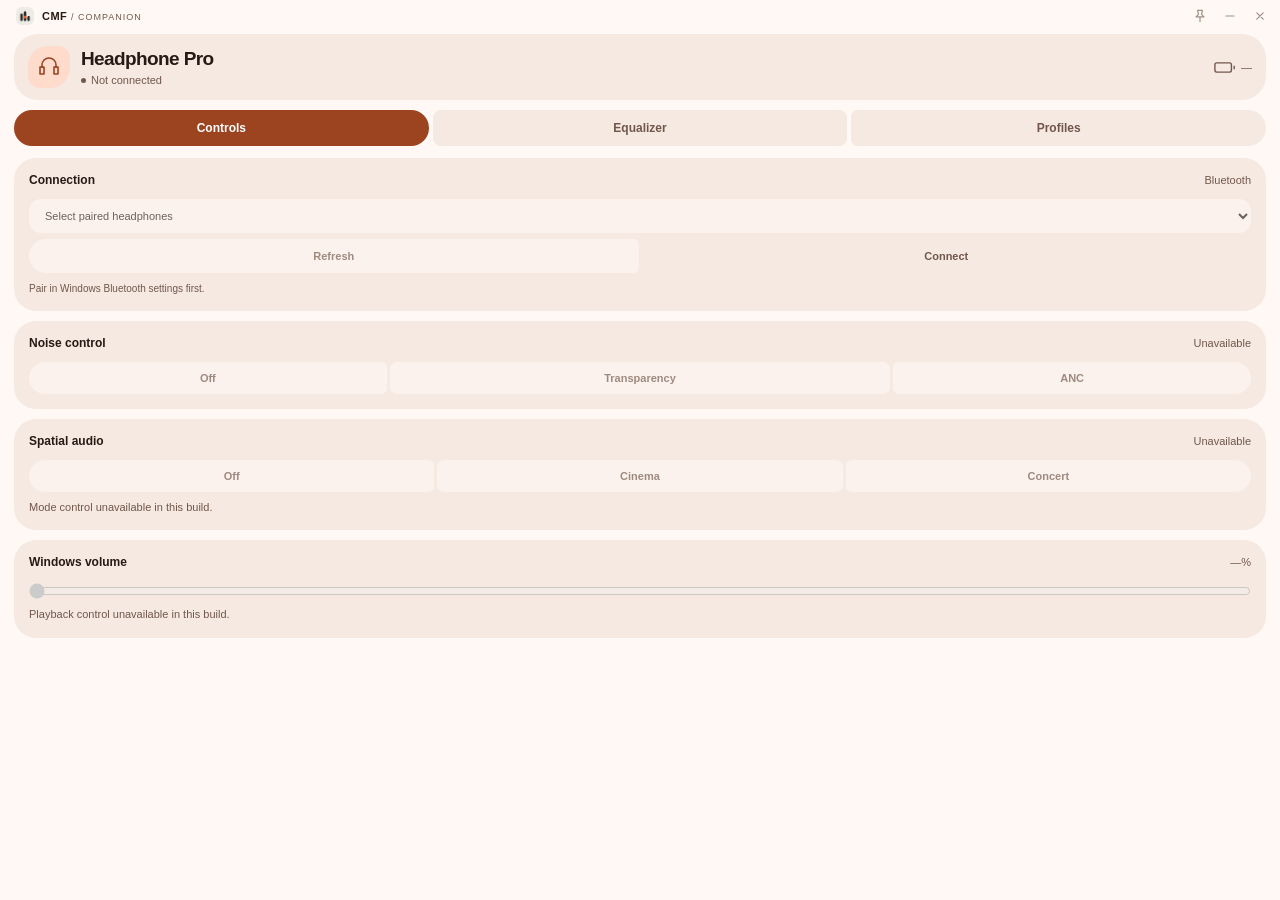
<file: ui/index.html>
<!doctype html>
<html lang="en">
<head>
  <meta charset="utf-8">
  <meta name="viewport" content="width=device-width,initial-scale=1">
  <title>CMF · EQ</title>
  <link rel="icon" type="image/png" href="logo.png">
  <link rel="stylesheet" href="style.css">
</head>
<body>
<div class="companion">
  <header class="titlebar">
    <div class="drag-area" data-tauri-drag-region><img src="logo.png" alt="" draggable="false" data-tauri-drag-region><span data-tauri-drag-region>CMF <b data-tauri-drag-region>/ COMPANION</b></span></div>
    <div class="window-actions"><button id="pin" class="icon-button" aria-label="Keep on top" aria-pressed="false" title="Keep on top"><svg viewBox="0 0 20 20" aria-hidden="true"><path d="m7 3 6 0-1 5 3 3H5l3-3-1-5Zm3 8v6"/></svg></button><button id="minimize" class="icon-button" aria-label="Minimize" title="Minimize"><svg viewBox="0 0 20 20" aria-hidden="true"><path d="M5 10h10"/></svg></button><button id="close" class="icon-button close" aria-label="Close" title="Close"><svg viewBox="0 0 20 20" aria-hidden="true"><path d="m6 6 8 8m0-8-8 8"/></svg></button></div>
  </header>
  <div class="device-bar"><div class="device-avatar"><svg viewBox="0 0 24 24" aria-hidden="true"><path d="M5 13V10a7 7 0 0 1 14 0v3M5 12H3v7h4v-7H5Zm14 0h2v7h-4v-7h2Z"/></svg></div><div class="device-name"><strong id="device-name">Headphone Pro</strong><span><i></i><span id="connection-state">Not connected</span></span></div><span id="battery" class="battery" aria-label="Battery unavailable"><svg viewBox="0 0 24 16" aria-hidden="true"><rect x="1" y="3" width="18" height="10" rx="2"/><path d="M22 6v4"/></svg><span id="battery-level">—</span></span></div>
  <nav class="tabs" role="tablist" aria-label="Companion sections"><button id="tab-controls" role="tab" aria-selected="true" aria-controls="controls" tabindex="0">Controls</button><button id="tab-eq" role="tab" aria-selected="false" aria-controls="eq" tabindex="-1">Equalizer</button><button id="tab-profiles" role="tab" aria-selected="false" aria-controls="profiles" tabindex="-1">Profiles</button></nav>
  <main>
    <section id="controls" class="view controls-view" role="tabpanel" aria-labelledby="tab-controls" tabindex="0">
      <section class="control-card connection-card" aria-label="Headphone connection">
        <div class="card-heading"><span>Connection</span><span id="connection-summary" class="muted">Bluetooth</span></div>
        <div id="connection-picker" class="connection-picker"><label for="paired-device" class="visually-hidden">Paired headphones</label><select id="paired-device" disabled><option value="">Select paired headphones</option></select></div>
        <div class="connection-actions"><button id="scan-devices" disabled title="Refresh Windows paired Bluetooth devices">Refresh</button><button id="connect-headphones" class="primary" disabled>Connect</button></div>
        <p id="connection-info" class="small muted">Pair in Windows Bluetooth settings first.</p>
        <div class="connection-feedback" hidden><span id="connection-help" class="small muted"></span><button id="connection-details" aria-controls="status-detail" aria-expanded="false" aria-label="View readback warnings" hidden>Details</button><button id="retry-read" hidden>Retry read</button></div>
        <div id="status-detail" class="connection-detail" hidden></div>
      </section>
      <div class="control-card"><div class="card-heading"><span>Noise control</span><span id="noise-status" class="muted">Unavailable</span></div><div class="segments" role="group" aria-label="Noise control"><button data-noise="off" aria-pressed="false" disabled>Off</button><button data-noise="transparency" aria-pressed="false" disabled>Transparency</button><button data-noise="anc" aria-pressed="false" aria-controls="anc-levels" aria-expanded="false" disabled>ANC</button></div><div id="anc-levels" class="segments anc-levels" role="group" aria-label="ANC level" hidden><button data-anc="3" aria-pressed="false" disabled>Low</button><button data-anc="2" aria-pressed="false" disabled>Medium</button><button data-anc="1" aria-pressed="false" disabled>High</button><button data-anc="4" aria-pressed="false" disabled>Adaptive</button></div></div>
      <div class="control-card"><div class="card-heading"><span>Spatial audio</span><span id="spatial-status" class="muted">Unavailable</span></div><div class="segments spatial-modes" role="group" aria-label="Spatial audio"><button data-spatial="off" aria-pressed="false" disabled>Off</button><button data-spatial="cinema" aria-pressed="false" disabled>Cinema</button><button data-spatial="concert" aria-pressed="false" disabled>Concert</button></div><p class="small muted spatial-help">Mode control unavailable in this build.</p></div>
      <div class="control-card"><div class="card-heading"><label for="volume">Windows volume</label><span class="muted">—%</span></div><input id="volume" type="range" min="0" max="100" value="0" disabled aria-label="Windows playback volume unavailable"><span class="muted small">Playback control unavailable in this build.</span></div>
    </section>
    <section id="eq" class="view eq-view" role="tabpanel" aria-labelledby="tab-eq" tabindex="0" hidden>
      <div class="view-heading"><div class="truncate"><span class="eyebrow">PARAMETRIC EQ</span><h1 id="profile-name">Harman 2018 target</h1></div><span id="band-count" class="badge">7 / 8</span></div>
      <div class="response-card"><svg id="response" viewBox="0 0 920 240" role="img" aria-label="Requested EQ response including preamp"></svg><div class="graph-caption"><span><i></i> Combined response</span><div class="preamp"><label for="preamp">Preamp</label><div class="number-unit"><input id="preamp" type="number" step="any" value="-6.1" required aria-label="Preamp in decibels"><span>dB</span></div></div></div></div>
      <div id="bands" class="band-strip" role="group" aria-label="EQ bands. Select a band to edit its settings."></div>
      <section id="band-editor" class="band-editor" aria-labelledby="band-title" hidden>
        <div class="band-editor-heading"><h2 id="band-title">Band 01</h2><label class="band-enabled"><span id="band-enabled-label">Enabled</span><input id="band-enabled" type="checkbox" role="switch" aria-label="Enable selected band"></label><button id="close-band" class="icon-button" aria-label="Close band settings" title="Close band settings (Escape)">×</button></div>
        <div class="band-fields">
          <label>Filter type<select id="band-kind"><option value="PK">Peak</option><option value="LS">Low shelf</option><option value="HS">High shelf</option></select></label>
          <label>Frequency · Hz<input id="band-frequency" type="number" min="20" max="20000" step="any" required></label>
          <label>Gain · dB<input id="band-gain" type="number" step="any" required></label>
          <label>Q<input id="band-q" type="number" min="0" step="any" required></label>
        </div>
      </section>
      <p id="condition" class="small muted">Reference tuning · ANC maximum.</p>
    </section>
    <section id="profiles" class="view profiles-view" role="tabpanel" aria-labelledby="tab-profiles" tabindex="0" hidden>
      <div class="view-heading"><div><span class="eyebrow">YOUR LIBRARY</span><h1>Profiles</h1></div><span class="badge">AutoEQ</span></div>
      <div class="import-card"><span class="import-symbol" aria-hidden="true">↧</span><h2>Import AutoEQ</h2><p class="muted">Equalizer APO text · up to 8 active filters</p><button id="choose-profile" class="primary">Import .txt file <span>↗</span></button><input id="profile-file" type="file" accept=".txt,text/plain" hidden></div>
      <div id="import-preview" class="import-preview" hidden><span id="preview-label" class="eyebrow">IMPORT PREVIEW</span><h2 id="import-name"></h2><p id="import-summary"></p><div class="preview-actions"><button id="cancel-import">Cancel</button><button id="use-import" class="primary">Use in editor</button></div></div>
      <div class="library-label"><span class="eyebrow">REFERENCE PROFILE</span></div>
      <button id="reference" class="profile-item"><span class="profile-mark" aria-hidden="true">≋</span><span class="profile-description"><strong>Harman 2018 target</strong><span class="muted small">7 bands · −6.1 dB · ANC maximum</span></span><span aria-hidden="true">↗</span></button>
      <div class="view-bottom"><p class="small muted">Imports replace the editor draft only after confirmation. More than 8 active bands? The entire import is rejected.</p><div class="recovery-actions"><button id="read-device" disabled>Read device</button><button id="use-device-eq" disabled>Review device EQ</button><button disabled>Restore snapshot</button></div></div>
    </section>
  </main>
  <div id="notification" class="notification" hidden><span id="message" role="status" aria-live="polite"></span><button id="dismiss-notification" class="icon-button" aria-label="Dismiss notification">×</button></div>
</div>
<script type="module" src="app.mjs"></script>
</body>
</html>
</file>
<file: ui/style.css>
:root {
    color-scheme: light dark;
    font: 12px "Segoe UI", Arial, sans-serif;
    font-synthesis: none;
    --background: #fff8f5;
    --surface: #f5e9e2;
    --field: #ffefe7;
    --ink: #271914;
    --muted: #71574b;
    --line: #937567;
    --orange: #9c4320;
    --on-primary: #ffffff;
    --selected: #ffdbcb;
    --error: #a32922;
    --error-surface: #ffdad5;
    --radius: 22px;
    --ease: cubic-bezier(.2,.9,.2,1.15);
    color: var(--ink);
    background: var(--background);
}
@media (prefers-color-scheme: dark) {
    :root {
        --background: #211a17;
        --surface: #332923;
        --field: #403129;
        --ink: #ffdbcb;
        --muted: #d8bbad;
        --line: #a98a7b;
        --orange: #ffb595;
        --on-primary: #562008;
        --selected: #753012;
        --error: #ffb4ab;
        --error-surface: #57221e;
    }
}
* { box-sizing: border-box; }
html, body { margin: 0; width: 100%; height: 100%; overflow: hidden; }
body { user-select: none; }
[hidden] { display: none !important; }
button, input, select { font: inherit; color: inherit; }
button { cursor: pointer; border: 1px solid transparent; background: var(--surface); border-radius: var(--radius); padding: 9px 12px; font-weight: 600; transition: transform 150ms var(--ease), background-color 120ms ease-out, color 120ms ease-out, filter 120ms ease-out; }
button:hover:not(:disabled) { background: var(--selected); }
button:active:not(:disabled) { transform: scale(.97); }
button:disabled { color: var(--muted); opacity: .65; cursor: not-allowed; }
button:focus-visible, input:focus-visible, select:focus-visible, [role=tabpanel]:focus-visible { outline: 2px solid var(--orange); outline-offset: 2px; }
.primary { background: var(--orange); color: var(--on-primary); display: flex; align-items: center; justify-content: space-between; gap: 12px; }
.primary:hover:not(:disabled) { background: var(--orange); filter: brightness(.92); }
.primary:disabled { opacity: 1; background: var(--surface); color: var(--muted); }
.small { font-size: 11px; line-height: 1.4; }
.muted { color: var(--muted); }
.eyebrow { font-size: 10px; letter-spacing: 1px; color: var(--muted); font-weight: 650; }
.truncate { min-width: 0; }
h1, h2, p { margin: 0; }
h1 { font-size: 19px; letter-spacing: -.5px; font-weight: 650; overflow: hidden; text-overflow: ellipsis; white-space: nowrap; }
h2 { font-size: 15px; font-weight: 650; }
.companion { height: 100dvh; display: flex; flex-direction: column; overflow: hidden; background: var(--background); }
.titlebar { display: flex; align-items: center; justify-content: space-between; height: 32px; flex: none; padding-left: 16px; }
.drag-area { display: flex; align-items: center; gap: 8px; flex: 1; height: 100%; font-size: 11px; font-weight: 750; letter-spacing: .5px; }
.drag-area img { width: 18px; height: 18px; border-radius: 6px; pointer-events: none; }
.drag-area b { font-size: 9px; letter-spacing: 1px; color: var(--muted); font-weight: 500; }
.window-actions { display: flex; padding-right: 5px; }
.icon-button { border: 0; background: transparent; width: 30px; height: 28px; padding: 6px; border-radius: 14px; color: var(--muted); }
.icon-button svg { width: 16px; height: 16px; stroke: currentColor; stroke-width: 1.5; stroke-linecap: round; stroke-linejoin: round; fill: none; }
.icon-button[aria-pressed=true] { background: var(--selected); color: var(--orange); }
.icon-button.close:hover:not(:disabled) { background: var(--error-surface); color: var(--error); }
.device-bar { display: flex; align-items: center; gap: 11px; height: 66px; flex: none; padding: 11px 14px; margin: 2px 14px 10px; background: var(--surface); border-radius: 24px; }
.device-avatar { width: 42px; height: 42px; border-radius: 20px 12px; background: var(--selected); display: grid; place-items: center; }
.device-avatar svg { width: 24px; height: 24px; stroke: var(--orange); stroke-width: 1.6; fill: none; stroke-linejoin: round; }
.device-name { display: grid; gap: 4px; flex: 1; }
.device-name strong { font-size: 19px; font-weight: 650; letter-spacing: -.6px; }
.device-name { min-width: 0; }
.device-name strong { overflow: hidden; text-overflow: ellipsis; white-space: nowrap; }
.device-bar.connected .device-name i { background: var(--orange); }
.visually-hidden { position: absolute; width: 1px; height: 1px; padding: 0; margin: -1px; overflow: hidden; clip-path: inset(50%); white-space: nowrap; border: 0; }
.connection-picker { min-width: 0; margin-bottom: 6px; }
.connection-picker select { width: 100%; height: 34px; border: 0; border-radius: 12px; background: var(--background); padding: 8px 12px; font-size: 11px; color: var(--ink); }
.connection-actions { display: flex; gap: 3px; }
.connection-actions > button { flex: 1; min-width: 0; min-height: 34px; padding: 8px 12px; font-size: 11px; background: var(--background); border: 0; border-radius: 20px 7px 7px 20px; justify-content: center; }
.connection-actions > button:last-child { border-radius: 7px 20px 20px 7px; }
.connection-actions > button.primary:not(:disabled) { background: var(--orange); color: var(--on-primary); }
.connection-card.is-connected .connection-actions > button { border-radius: 20px; }
#connection-info { min-width: 0; margin-top: 9px; font-size: 10px; overflow-wrap: anywhere; }
.connection-card.is-connected #connection-info { overflow: hidden; text-overflow: ellipsis; white-space: nowrap; }
.connection-feedback { display: flex; align-items: center; gap: 6px; margin-top: 8px; }
#connection-help { flex: 1; min-width: 0; font-size: 10px; }
.connection-feedback button { flex: none; border: 1px solid var(--line); background: transparent; padding: 4px 8px; min-height: 28px; font-size: 10px; }
.connection-feedback button:hover:not(:disabled) { background: var(--selected); }
.connection-detail { margin-top: 8px; max-height: 90px; overflow-y: auto; white-space: pre-line; overflow-wrap: anywhere; font-size: 11px; line-height: 1.5; color: var(--muted); user-select: text; }
.segments button[aria-pressed=true]:disabled { background: var(--selected); color: var(--orange); opacity: 1; }
.device-name > span { font-size: 11px; color: var(--muted); display: flex; align-items: center; gap: 5px; }
.device-name i { height: 5px; width: 5px; background: var(--muted); border-radius: 50%; display: inline-block; flex: none; }
.battery { display: flex; align-items: center; gap: 5px; font-size: 11px; color: var(--muted); }
.battery svg { width: 22px; height: 15px; stroke: currentColor; fill: none; stroke-width: 1.5; }
.tabs { margin: 0 14px; display: grid; grid-template-columns: repeat(3,1fr); gap: 4px; height: 36px; flex: none; }
.tabs button { padding: 7px 4px; border: 0; border-radius: 8px; color: var(--muted); font-size: 12px; }
.tabs button:first-child { border-radius: 22px 8px 8px 22px; }
.tabs button:last-child { border-radius: 8px 22px 22px 8px; }
.tabs button[aria-selected=true] { border-radius: 22px; background: var(--orange); color: var(--on-primary); }
.tabs button[aria-selected=true]:hover { background: var(--orange); filter: brightness(.92); }
main { flex: 1; min-height: 0; padding: 12px 14px; }
.view { height: 100%; min-height: 0; display: flex; flex-direction: column; gap: 10px; animation: enter 240ms var(--ease); }
.view-heading { display: flex; align-items: center; justify-content: space-between; gap: 10px; flex: none; min-height: 38px; }
.view-heading .eyebrow { display: block; margin-bottom: 3px; }
.badge { font-size: 10px; white-space: nowrap; border-radius: 20px; padding: 7px 9px; background: var(--selected); color: var(--orange); }
.control-card { background: var(--surface); border-radius: var(--radius); padding: 15px; flex: none; }
.card-heading { display: flex; align-items: center; justify-content: space-between; margin-bottom: 12px; font-size: 12px; }
.card-heading > span:first-child, .card-heading label { font-weight: 650; }
.card-heading > .muted { font-size: 11px; }
.segments { display: grid; grid-template-columns: 1fr 1.4fr 1fr; gap: 3px; }
.segments button { font-size: 11px; border: 0; background: var(--background); padding: 10px 2px; border-radius: 7px; }
.segments button:first-child { border-radius: 20px 7px 7px 20px; }
.segments button:last-child { border-radius: 7px 20px 20px 7px; }
.segments button[aria-pressed=true] { background: var(--orange); color: var(--on-primary); }
.anc-levels { grid-template-columns: repeat(4, 1fr); margin-top: 10px; }
.spatial-modes { grid-template-columns: repeat(3, 1fr); }
.spatial-help { margin-top: 8px; }
select { border: 1px solid var(--line); border-radius: 8px; background: var(--field); padding: 6px; min-width: 0; }
select:disabled { opacity: .65; }
input[type=range] { accent-color: var(--orange); width: 100%; height: 16px; margin: 2px 0 8px; }
.view-bottom { margin-top: auto; display: flex; flex-direction: column; gap: 8px; flex: none; }
.response-card { border-radius: 20px; background: var(--surface); padding: 9px 8px; flex: 1; min-height: 108px; display: flex; flex-direction: column; }
#response { width: 100%; flex: 1; min-height: 0; display: block; }
.grid-line { stroke: var(--line); stroke-width: 1; opacity: .35; }
.zero-line { stroke: var(--muted); stroke-width: 1; stroke-dasharray: 4 4; }
.axis-label { fill: var(--muted); font-size: 20px; }
.curve { stroke: var(--orange); stroke-width: 3.5; fill: none; }
.curve-fill { fill: var(--orange); opacity: .07; }
.graph-caption { flex: none; font-size: 10px; color: var(--muted); display: flex; align-items: center; justify-content: space-between; padding: 4px 4px 0; }
.graph-caption i { display: inline-block; width: 10px; height: 2px; background: var(--orange); margin-right: 4px; vertical-align: middle; }
.preamp { display: flex; align-items: center; gap: 8px; flex: none; font-size: 11px; }
.preamp label { font-weight: 600; }
.preamp .muted { font-weight: 400; }
.number-unit { display: flex; align-items: center; gap: 6px; color: var(--muted); font-size: 11px; }
.number-unit input { width: 58px; height: 24px; padding: 3px 5px; }
input[type=number] { min-width: 0; border: 1px solid var(--line); border-radius: 9px; background: var(--field); padding: 6px; text-align: right; font-size: 12px; font-variant-numeric: tabular-nums; user-select: text; appearance: textfield; }
input[type=number]::-webkit-inner-spin-button, input[type=number]::-webkit-outer-spin-button { appearance: none; margin: 0; }
input:invalid { border-color: var(--error); }
.band-strip { display: grid; grid-template-columns: repeat(8,minmax(0,1fr)); gap: 4px; flex: none; }
.band-button { min-width: 0; padding: 7px 1px; border-radius: 8px; display: grid; gap: 4px; text-align: center; }
.band-button:first-child { border-radius: 18px 8px 8px 18px; }
.band-button:last-child { border-radius: 8px 18px 18px 8px; }
.band-button strong { font-size: 12px; font-weight: 650; }
.band-button span { font-size: 9px; font-weight: 400; white-space: nowrap; }
.band-button.off { background: transparent; border-color: var(--line); color: var(--muted); }
.band-button[aria-pressed=true] { border-radius: 18px; background: var(--orange); color: var(--on-primary); }
.band-button[aria-pressed=true]:hover { background: var(--orange); filter: brightness(.92); }
.band-button.invalid { border-color: var(--error); box-shadow: inset 0 0 0 1px var(--error); }
.band-editor { flex: none; background: var(--surface); padding: 10px 12px 12px; border-radius: 20px; animation: enter 240ms var(--ease); }
.band-editor-heading { display: flex; align-items: center; gap: 10px; margin-bottom: 8px; }
.band-editor-heading h2 { flex: 1; font-size: 14px; }
.band-enabled { display: flex; align-items: center; gap: 8px; font-size: 11px; color: var(--muted); cursor: pointer; }
.band-enabled input { appearance: none; margin: 0; width: 32px; height: 22px; border: 1px solid var(--muted); border-radius: 20px; background: var(--field); position: relative; cursor: pointer; transition: box-shadow 120ms ease-out, background-color 120ms ease-out; }
.band-enabled input::before { content: ""; position: absolute; width: 12px; height: 12px; top: 4px; left: 4px; border-radius: 50%; background: var(--muted); transition: transform 150ms var(--ease); }
.band-enabled input:checked { background: var(--orange); border-color: var(--orange); }
.band-enabled input:checked::before { transform: translateX(10px); background: var(--on-primary); }
.band-enabled input:hover { box-shadow: 0 0 0 3px var(--selected); }
.band-enabled input:active::before { opacity: .75; }
.band-fields { display: grid; grid-template-columns: 1.25fr 1.2fr 1fr .75fr; gap: 8px; }
.band-fields label { display: grid; gap: 5px; min-width: 0; font-size: 10px; color: var(--muted); }
.band-fields input, .band-fields select { width: 100%; height: 30px; font-size: 12px; color: var(--ink); }
#condition { font-size: 10px; line-height: 1.35; flex: none; }
.import-card { background: var(--surface); border-radius: 24px; text-align: center; padding: 24px 12px; display: grid; justify-items: center; gap: 12px; flex: none; }
.import-symbol { background: var(--selected); color: var(--orange); display: grid; place-items: center; border-radius: 18px 10px; width: 44px; height: 44px; font-size: 27px; }
.import-card p { font-size: 11px; }
.import-card button { min-width: 170px; }
.library-label { padding: 6px 3px 0; }
.profile-item { display: flex; align-items: center; gap: 10px; text-align: left; padding: 15px; flex: none; }
.profile-mark { font-size: 23px; color: var(--orange); background: var(--selected); border-radius: 14px; width: 38px; height: 38px; display: grid; place-items: center; }
.profile-description { flex: 1; min-width: 0; display: grid; gap: 5px; }
.profile-description strong { font-size: 12px; font-weight: 650; }
.import-preview { padding: 15px; background: var(--selected); border-radius: 20px; display: grid; gap: 10px; flex: none; }
.import-preview h2 { font-size: 14px; overflow-wrap: anywhere; display: -webkit-box; -webkit-line-clamp: 2; -webkit-box-orient: vertical; overflow: hidden; }
.import-preview p { font-size: 11px; line-height: 1.5; }
.preview-actions { display: flex; justify-content: flex-end; gap: 8px; }
.preview-actions button { font-size: 11px; padding: 8px 12px; }
.profiles-view:has(.import-preview:not([hidden])) .import-card { display: none; }
.recovery-actions { display: flex; gap: 8px; }
.recovery-actions button { flex: 1; font-size: 11px; }
.notification { position: absolute; bottom: 14px; left: 14px; right: 14px; display: flex; align-items: flex-start; gap: 8px; padding: 12px 14px; border-radius: 18px; background: var(--error-surface); color: var(--error); box-shadow: 0 4px 20px #0002; z-index: 5; }
#message { flex: 1; min-width: 0; max-height: 130px; overflow-y: auto; overflow-wrap: anywhere; font-size: 11px; line-height: 1.5; user-select: text; }
.notification .icon-button { flex: none; color: inherit; }
.band-guide { stroke: var(--orange); stroke-width: 1; stroke-dasharray: 5 6; opacity: .6; }
.band-dot { fill: var(--orange); stroke: var(--surface); stroke-width: 3; }
@keyframes enter { from { opacity: .5; transform: translateY(4px); } to { opacity: 1; transform: translateY(0); } }
@media (max-height: 710px) {
    main { padding: 10px 14px; }
    .view { gap: 6px; }
    .device-bar { height: 60px; margin-bottom: 8px; }
    .view-heading { min-height: 34px; }
    .control-card { padding: 12px 14px; }
    .card-heading { margin-bottom: 9px; }
    .segments button { padding: 8px 2px; }
    .import-card { padding: 18px 12px; gap: 10px; }
}
@media (max-height: 670px) {
    .view { gap: 6px; }
    main { padding-top: 8px; padding-bottom: 8px; }
    .device-bar { height: 56px; }
    .response-card { min-height: 98px; }
    .band-editor { padding: 8px 10px 10px; }
    .band-editor-heading { margin-bottom: 6px; }
    .band-button { padding-top: 6px; padding-bottom: 6px; }
    .control-card { padding: 10px 12px; }
    .anc-levels { margin-top: 8px; }
}
@media (prefers-reduced-motion: reduce) {
    *, *::before, *::after { animation: none !important; transition: none !important; }
}
</file>
